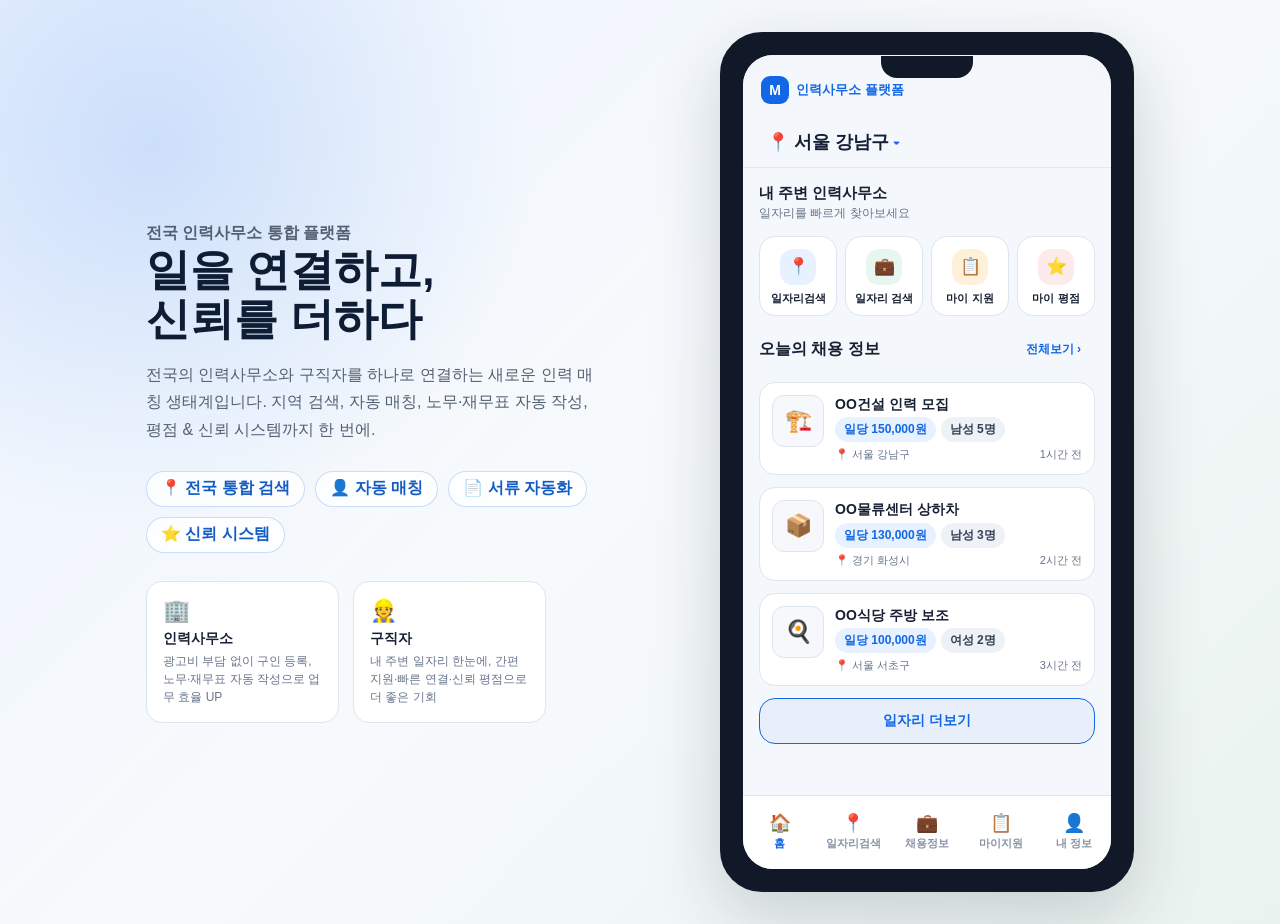
<file: client/ui/index.html>
<!doctype html>
<html lang="ko">
  <head>
    <meta charset="UTF-8" />
    <meta name="viewport" content="width=device-width, initial-scale=1.0" />
    <meta name="theme-color" content="#1267e5" />
    <title>인력사무소 통합 플랫폼 앱 Mock-up</title>
    <link rel="stylesheet" href="styless.css" />
    <style>
      /* ── 추가 컴포넌트 ── */
      .app-header-top {
        min-height: 56px;
        padding: 14px 18px 0;
        display: flex;
        align-items: center;
        justify-content: space-between;
      }
      .app-header-top .brand {
        display: flex;
        align-items: center;
        gap: 7px;
        font-size: 13px;
        font-weight: 900;
        color: var(--blue);
      }
      .brand-icon {
        width: 28px;
        height: 28px;
        border-radius: 9px;
        background: var(--blue);
        color: white;
        display: grid;
        place-items: center;
        font-size: 14px;
        font-weight: 900;
      }
      .header-icons { display: flex; gap: 6px; }
      .icon-btn {
        width: 36px;
        height: 36px;
        border: 1px solid var(--line);
        border-radius: 12px;
        display: grid;
        place-items: center;
        background: white;
        font-size: 16px;
        cursor: pointer;
      }
      .location-row {
        padding: 6px 18px 12px;
        display: flex;
        align-items: center;
      }
      .location-btn {
        border: 0;
        background: transparent;
        display: flex;
        align-items: center;
        gap: 4px;
        color: #132038;
        font-size: 18px;
        font-weight: 900;
        cursor: pointer;
      }
      .location-btn span { color: var(--blue); font-size: 13px; }

      /* 홈 섹션 헤더 */
      .home-section-title { display: flex; align-items: center; justify-content: space-between; margin-bottom: 2px; }
      .home-section-title h3 { margin: 0; font-size: 15px; }
      .home-section-title p { margin: 2px 0 0; color: var(--muted); font-size: 12px; }

      /* 빠른 메뉴 4개 */
      .quick4-grid { display: grid; grid-template-columns: repeat(4, 1fr); gap: 8px; }
      .quick4-btn {
        border: 1px solid var(--line);
        border-radius: 16px;
        padding: 12px 6px 10px;
        display: grid;
        place-items: center;
        gap: 6px;
        background: white;
        font-size: 11px;
        font-weight: 900;
        color: var(--text);
        cursor: pointer;
        text-align: center;
        line-height: 1.3;
      }
      .q-icon {
        width: 36px;
        height: 36px;
        border-radius: 13px;
        display: grid;
        place-items: center;
        font-size: 17px;
      }
      .q-icon.blue  { background: #e8f1ff; }
      .q-icon.green { background: #e7f6ef; }
      .q-icon.amber { background: #fff1d9; }
      .q-icon.red   { background: #fdeaea; }

      /* 채용 카드 */
      .recruit-card {
        border: 1px solid var(--line);
        border-radius: 16px;
        padding: 12px;
        display: flex;
        gap: 11px;
        align-items: start;
        background: white;
        cursor: pointer;
      }
      .recruit-thumb {
        width: 52px;
        height: 52px;
        border-radius: 12px;
        background: var(--soft);
        border: 1px solid var(--line);
        display: grid;
        place-items: center;
        font-size: 22px;
        flex-shrink: 0;
      }
      .recruit-body { min-width: 0; flex: 1; }
      .recruit-body h4 { margin: 0 0 4px; font-size: 14px; line-height: 1.3; }
      .recruit-meta { display: flex; flex-wrap: wrap; gap: 5px; margin-bottom: 5px; }
      .recruit-foot { display: flex; align-items: center; justify-content: space-between; }
      .recruit-foot .loc,
      .recruit-foot .ago { color: var(--muted); font-size: 11px; }

      /* 지도 */
      .map-full {
        height: 300px;
        border-radius: 18px;
        background:
          linear-gradient(rgba(220,235,255,0.6), rgba(220,235,255,0.6)),
          repeating-linear-gradient(0deg, #cddcef 0px, #cddcef 1px, transparent 1px, transparent 44px),
          repeating-linear-gradient(90deg, #cddcef 0px, #cddcef 1px, transparent 1px, transparent 44px);
        position: relative;
        overflow: hidden;
        border: 1px solid var(--line);
      }
      .map-pin {
        position: absolute;
        background: white;
        border: 1.5px solid var(--blue);
        border-radius: 12px;
        padding: 6px 9px;
        font-size: 11px;
        font-weight: 900;
        color: #1a2740;
        box-shadow: 0 4px 14px rgba(18,103,229,0.18);
        cursor: pointer;
        white-space: nowrap;
      }
      .map-pin small { display: block; color: var(--blue); font-size: 10px; margin-top: 1px; }
      .map-pin.active { background: var(--blue); color: white; border-color: var(--blue-dark); }
      .map-pin.active small { color: rgba(255,255,255,.85); }
      .map-search-btn {
        position: absolute;
        bottom: 12px;
        left: 50%;
        transform: translateX(-50%);
        border: 0;
        border-radius: 999px;
        padding: 9px 18px;
        background: var(--blue);
        color: white;
        font-size: 12px;
        font-weight: 900;
        box-shadow: 0 4px 14px rgba(18,103,229,0.35);
        cursor: pointer;
        white-space: nowrap;
      }
      .office-count-bar {
        border: 1px solid var(--line);
        border-radius: 14px;
        padding: 10px 14px;
        display: flex;
        align-items: center;
        justify-content: space-between;
        background: white;
        font-size: 13px;
      }
      .office-count-bar strong { color: var(--blue); }

      /* 인력사무소 구인 상세 */
      .office-detail-card { border: 1px solid var(--line); border-radius: 18px; overflow: hidden; background: white; }
      .office-detail-header {
        padding: 14px;
        border-bottom: 1px solid var(--line);
        display: flex;
        gap: 12px;
        align-items: start;
      }
      .office-logo {
        width: 48px;
        height: 48px;
        border-radius: 14px;
        background: #e8f1ff;
        display: grid;
        place-items: center;
        font-size: 22px;
        flex-shrink: 0;
      }
      .office-info h4 { margin: 0 0 3px; font-size: 15px; }
      .office-info p { margin: 0; color: var(--muted); font-size: 12px; }
      .recruit-date-item {
        padding: 12px 14px;
        border-bottom: 1px solid var(--line);
        display: flex;
        gap: 10px;
        align-items: start;
      }
      .recruit-date-item:last-child { border-bottom: 0; }
      .date-badge {
        min-width: 42px;
        min-height: 42px;
        border-radius: 12px;
        background: var(--blue);
        color: white;
        display: grid;
        place-items: center;
        font-size: 11px;
        font-weight: 900;
        text-align: center;
        line-height: 1.3;
        flex-shrink: 0;
      }
      .recruit-date-body h5 { margin: 0 0 4px; font-size: 13px; }
      .recruit-date-body p { margin: 0; color: var(--muted); font-size: 12px; line-height: 1.5; }

      /* 평점 바 */
      .rating-bar-row {
        display: flex;
        align-items: center;
        gap: 8px;
        margin-bottom: 6px;
        font-size: 12px;
      }
      .rating-bar-row span:first-child { min-width: 52px; }
      .rating-bar { flex: 1; height: 7px; border-radius: 999px; background: #e8eef6; overflow: hidden; }
      .rating-bar-fill { height: 100%; border-radius: 999px; background: linear-gradient(90deg, var(--blue), #17835f); }

      /* 서류함 그리드 */
      .doc-card-grid { display: grid; grid-template-columns: 1fr 1fr; gap: 10px; }
      .doc-mini-card {
        border: 1px solid var(--line);
        border-radius: 16px;
        padding: 13px 11px;
        background: white;
        display: flex;
        flex-direction: column;
        gap: 6px;
      }
      .doc-mini-card .doc-icon {
        width: 36px;
        height: 36px;
        border-radius: 12px;
        background: #e8f1ff;
        display: grid;
        place-items: center;
        font-size: 18px;
      }
      .doc-mini-card strong { font-size: 13px; line-height: 1.3; }

      /* 공수 달력 */
      .cal-card { border: 1px solid var(--line); border-radius: 18px; overflow: hidden; background: white; }
      .cal-header {
        padding: 12px 14px 8px;
        display: flex;
        align-items: center;
        justify-content: space-between;
        border-bottom: 1px solid var(--line);
      }
      .cal-header h4 { margin: 0; font-size: 15px; }
      .cal-grid { display: grid; grid-template-columns: repeat(7, 1fr); padding: 8px; gap: 2px; }
      .cal-day {
        aspect-ratio: 1;
        display: grid;
        place-items: center;
        font-size: 11px;
        border-radius: 8px;
        font-weight: 800;
        cursor: pointer;
      }
      .cal-day.header { color: var(--muted); font-size: 10px; cursor: default; }
      .cal-day.work { background: #e8f1ff; color: var(--blue); }
      .cal-day.today { background: var(--blue); color: white; }
      .cal-day.sun { color: var(--red); }
      .cal-foot {
        padding: 10px 14px;
        border-top: 1px solid var(--line);
        display: grid;
        grid-template-columns: repeat(3, 1fr);
        gap: 8px;
        text-align: center;
      }
      .cal-stat span { display: block; color: var(--muted); font-size: 10px; }
      .cal-stat strong { display: block; font-size: 14px; color: var(--blue); }

      /* 알림 */
      .noti-row {
        display: flex;
        gap: 10px;
        padding: 12px 0;
        border-bottom: 1px solid var(--line);
        align-items: start;
      }
      .noti-row:last-child { border-bottom: 0; }
      .noti-dot { width: 8px; height: 8px; border-radius: 50%; margin-top: 5px; flex-shrink: 0; }
      .noti-dot.new { background: var(--blue); }
      .noti-dot.read { background: #cbd5e1; }
      .noti-body strong { display: block; font-size: 13px; margin-bottom: 2px; }
      .noti-body span { color: var(--muted); font-size: 12px; line-height: 1.4; }
      .noti-body time { display: block; color: var(--muted); font-size: 11px; margin-top: 4px; }

      /* 가입 유형 선택 */
      .join-type-grid { display: grid; grid-template-columns: 1fr 1fr; gap: 12px; }
      .join-type-card {
        border: 2px solid var(--line);
        border-radius: 20px;
        padding: 20px 12px 16px;
        display: flex;
        flex-direction: column;
        align-items: center;
        gap: 8px;
        background: white;
        cursor: pointer;
        text-align: center;
      }
      .join-type-card:active { border-color: var(--blue); }
      .jt-icon {
        width: 60px;
        height: 60px;
        border-radius: 20px;
        background: #e8f1ff;
        display: grid;
        place-items: center;
        font-size: 28px;
      }
      .join-type-card strong { font-size: 15px; }
      .join-type-card p { margin: 0; color: var(--muted); font-size: 11px; line-height: 1.5; }

      /* 더보기 버튼 */
      .more-btn {
        width: 100%;
        min-height: 46px;
        border: 1px solid var(--blue);
        border-radius: 16px;
        color: var(--blue);
        background: rgba(18,103,229,0.05);
        font-weight: 900;
        font-size: 14px;
        cursor: pointer;
      }

      .tag-wrap { display: flex; flex-wrap: wrap; gap: 6px; margin-top: 8px; }
    </style>
  </head>
  <body>
    <main class="preview-shell">

      <!-- 왼쪽 소개 -->
      <section class="preview-copy" aria-label="플랫폼 소개">
        <p class="eyebrow">전국 인력사무소 통합 플랫폼</p>
        <h1>일을 연결하고,<br>신뢰를 더하다</h1>
        <p>
          전국의 인력사무소와 구직자를 하나로 연결하는
          새로운 인력 매칭 생태계입니다.
          지역 검색, 자동 매칭, 노무·재무표 자동 작성,
          평점 & 신뢰 시스템까지 한 번에.
        </p>
        <div class="flow-list">
          <span>📍 전국 통합 검색</span>
          <span>👤 자동 매칭</span>
          <span>📄 서류 자동화</span>
          <span>⭐ 신뢰 시스템</span>
        </div>
        <div style="margin-top:28px;display:grid;grid-template-columns:1fr 1fr;gap:14px;max-width:400px;">
          <div style="border:1px solid var(--line);border-radius:16px;padding:16px;background:white;">
            <div style="font-size:22px;margin-bottom:6px;">🏢</div>
            <strong style="font-size:14px;display:block;margin-bottom:4px;">인력사무소</strong>
            <p style="margin:0;color:var(--muted);font-size:12px;line-height:1.5;">광고비 부담 없이 구인 등록, 노무·재무표 자동 작성으로 업무 효율 UP</p>
          </div>
          <div style="border:1px solid var(--line);border-radius:16px;padding:16px;background:white;">
            <div style="font-size:22px;margin-bottom:6px;">👷</div>
            <strong style="font-size:14px;display:block;margin-bottom:4px;">구직자</strong>
            <p style="margin:0;color:var(--muted);font-size:12px;line-height:1.5;">내 주변 일자리 한눈에, 간편 지원·빠른 연결·신뢰 평점으로 더 좋은 기회</p>
          </div>
        </div>
      </section>

      <!-- 폰 프레임 -->
      <section class="phone" aria-label="앱 mock-up">
        <div class="phone-speaker" aria-hidden="true"></div>
        <div class="app">

          <!-- 앱 헤더 -->
          <header class="app-header" style="padding:0;flex-direction:column;align-items:stretch;min-height:auto;">
            <div class="app-header-top">
              <div class="brand">
                <div class="brand-icon">M</div>
                인력사무소 플랫폼
              </div>
              <div class="header-icons">
                <button class="icon-btn" id="notiBtn" style="display:none;" onclick="switchTab('noti')">🔔</button>
              </div>
            </div>
            <div class="location-row" id="locationRow">
              <button class="location-btn" onclick="showToast('지역을 변경하세요')">
                📍 서울 강남구 <span>▾</span>
              </button>
            </div>
          </header>

          <!-- 앱 콘텐츠 -->
          <section class="app-content" id="appContent" aria-live="polite">

            <!-- ── 홈 ── -->
            <div id="screen-home" class="stack">
              <div class="home-section-title">
                <div>
                  <h3>내 주변 인력사무소</h3>
                  <p>일자리를 빠르게 찾아보세요</p>
                </div>
              </div>

              <div class="quick4-grid">
                <button class="quick4-btn" onclick="switchTab('map')">
                  <div class="q-icon blue">📍</div>일자리검색
                </button>
                <button class="quick4-btn" onclick="switchTab('jobs')">
                  <div class="q-icon green">💼</div>일자리 검색
                </button>
                <button class="quick4-btn" onclick="switchTab('status')">
                  <div class="q-icon amber">📋</div>마이 지원
                </button>
                <button class="quick4-btn" onclick="switchTab('mypage')">
                  <div class="q-icon red">⭐</div>마이 평점
                </button>
              </div>

              <div class="section-head">
                <div><h3>오늘의 채용 정보</h3></div>
                <button class="ghost-button" style="font-size:12px;" onclick="switchTab('jobs')">전체보기 ›</button>
              </div>

              <div class="recruit-card" onclick="openJobDetail('OO건설 인력')">
                <div class="recruit-thumb">🏗️</div>
                <div class="recruit-body">
                  <h4>OO건설 인력 모집</h4>
                  <div class="recruit-meta">
                    <span class="chip blue">일당 150,000원</span>
                    <span class="chip">남성 5명</span>
                  </div>
                  <div class="recruit-foot">
                    <span class="loc">📍 서울 강남구</span>
                    <span class="ago">1시간 전</span>
                  </div>
                </div>
              </div>

              <div class="recruit-card" onclick="openJobDetail('OO물류센터')">
                <div class="recruit-thumb">📦</div>
                <div class="recruit-body">
                  <h4>OO물류센터 상하차</h4>
                  <div class="recruit-meta">
                    <span class="chip blue">일당 130,000원</span>
                    <span class="chip">남성 3명</span>
                  </div>
                  <div class="recruit-foot">
                    <span class="loc">📍 경기 화성시</span>
                    <span class="ago">2시간 전</span>
                  </div>
                </div>
              </div>

              <div class="recruit-card" onclick="openJobDetail('OO식당')">
                <div class="recruit-thumb">🍳</div>
                <div class="recruit-body">
                  <h4>OO식당 주방 보조</h4>
                  <div class="recruit-meta">
                    <span class="chip blue">일당 100,000원</span>
                    <span class="chip">여성 2명</span>
                  </div>
                  <div class="recruit-foot">
                    <span class="loc">📍 서울 서초구</span>
                    <span class="ago">3시간 전</span>
                  </div>
                </div>
              </div>

              <button class="more-btn" onclick="switchTab('jobs')">일자리 더보기</button>
            </div>

            <!-- ── 일자리 검색 (지도) ── -->
            <div id="screen-map" class="stack" style="display:none;">
              <div class="search-bar">
                <span>🔍</span>
                <input type="text" placeholder="지역, 인력사무소, 업종 검색" />
                <button class="tiny-button" style="min-height:28px;padding:0 9px;font-size:11px;border-radius:9px;">검색</button>
              </div>

              <!-- PDF p.7 파주 지도 SVG -->
              <div class="map-full" aria-label="주변 인력사무소 지도" style="height:310px;">
                <svg viewBox="0 0 390 310" xmlns="http://www.w3.org/2000/svg" style="width:100%;height:100%;">
                  <!-- 지도 배경 -->
                  <rect width="390" height="310" fill="#e8e0d0"/>

                  <!-- 녹지/산 -->
                  <ellipse cx="72" cy="268" rx="58" ry="38" fill="#b8d48c" opacity="0.75"/>
                  <text x="72" y="271" text-anchor="middle" font-size="9" fill="#4a7a2a" font-weight="bold">기가산(237.7m)</text>
                  <ellipse cx="168" cy="210" rx="32" ry="22" fill="#c0da9a" opacity="0.7"/>
                  <text x="168" y="213" text-anchor="middle" font-size="8" fill="#4a7a2a">마동산캠핑장</text>
                  <ellipse cx="52" cy="188" rx="24" ry="18" fill="#c0da9a" opacity="0.65"/>
                  <text x="52" y="191" text-anchor="middle" font-size="8" fill="#4a7a2a">테라피크닉</text>

                  <!-- 하천 (만우천) -->
                  <path d="M 198 0 C 192 40 182 80 174 115 C 168 145 170 172 172 200" stroke="#a0c8e8" stroke-width="9" fill="none" opacity="0.85"/>
                  <path d="M 198 0 C 192 40 182 80 174 115 C 168 145 170 172 172 200" stroke="#b8d8f0" stroke-width="5" fill="none" opacity="0.7"/>
                  <text x="185" y="72" text-anchor="middle" font-size="8" fill="#3a7aaa" transform="rotate(-12,185,72)">만우천</text>

                  <!-- 경부고속도로 계열 (우측 사선) -->
                  <path d="M 318 0 L 360 48 L 385 110 L 378 175 L 355 230 L 325 310" stroke="#e8a020" stroke-width="7" fill="none"/>
                  <path d="M 318 0 L 360 48 L 385 110 L 378 175 L 355 230 L 325 310" stroke="#ffd060" stroke-width="4" fill="none"/>

                  <!-- 주요 도로들 -->
                  <!-- 중앙 가로 도로 -->
                  <path d="M 0 148 L 165 138 L 230 130 L 310 118 L 390 108" stroke="white" stroke-width="5" fill="none"/>
                  <path d="M 0 148 L 165 138 L 230 130 L 310 118 L 390 108" stroke="#ccc" stroke-width="1" fill="none" stroke-dasharray="none"/>
                  <!-- 세로 도로 -->
                  <path d="M 220 0 L 218 80 L 215 148 L 210 220 L 205 310" stroke="white" stroke-width="4" fill="none"/>
                  <!-- 좌하단 사선 도로 -->
                  <path d="M 100 310 L 140 240 L 165 200 L 190 160" stroke="white" stroke-width="3.5" fill="none"/>
                  <!-- 우상단 사선 도로 -->
                  <path d="M 230 0 L 255 55 L 270 110 L 278 165 L 272 220" stroke="white" stroke-width="3" fill="none"/>
                  <!-- 소로 -->
                  <path d="M 0 200 L 80 195 L 160 190 L 200 185" stroke="white" stroke-width="2.5" fill="none"/>
                  <path d="M 280 50 L 300 90 L 310 130" stroke="white" stroke-width="2.5" fill="none"/>
                  <path d="M 120 310 L 135 270 L 155 240" stroke="white" stroke-width="2" fill="none"/>

                  <!-- 지명 텍스트 -->
                  <text x="138" y="118" font-size="8.5" fill="#555" font-weight="600">금승리</text>
                  <text x="55" y="235" font-size="8.5" fill="#555" font-weight="600">축현리</text>
                  <text x="240" y="180" font-size="8.5" fill="#555" font-weight="600">덕운리</text>
                  <text x="338" y="115" font-size="8" fill="#555">동알리</text>
                  <text x="288" y="240" font-size="8" fill="#555">파주센트럴밸리</text>
                  <text x="296" y="175" font-size="7.5" fill="#555">LG디스플레이파주</text>
                  <text x="299" y="185" font-size="7.5" fill="#555">LCD산업단지</text>
                  <text x="342" y="75" font-size="8.5" fill="#555" font-weight="600">파주역</text>
                  <text x="75" y="155" font-size="7.5" fill="#555">용지세무대학교</text>
                  <!-- GS칼텍스 -->
                  <rect x="190" y="122" width="20" height="10" rx="2" fill="#0066cc" opacity="0.8"/>
                  <text x="200" y="130" text-anchor="middle" font-size="6.5" fill="white" font-weight="bold">GS</text>
                  <text x="214" y="130" font-size="7.5" fill="#0066cc">칼텍스</text>
                  <!-- 안전센터 -->
                  <rect x="196" y="155" width="18" height="9" rx="2" fill="#cc3300" opacity="0.8"/>
                  <text x="205" y="162" text-anchor="middle" font-size="6" fill="white">안전센터</text>
                  <!-- 파주역 마커 -->
                  <circle cx="352" cy="60" r="6" fill="#1267e5" opacity="0.85"/>
                  <text x="352" y="63" text-anchor="middle" font-size="7" fill="white" font-weight="bold">역</text>
                  <!-- 선일금고제작 -->
                  <rect x="285" y="192" width="42" height="10" rx="2" fill="#f5f5f5" stroke="#bbb" stroke-width="0.5"/>
                  <text x="306" y="200" text-anchor="middle" font-size="7" fill="#444">선일금고제작</text>
                </svg>

                <!-- 인력사무소 핀 (HTML overlay) -->
                <div class="map-pin" style="left:10%;top:16%;" onclick="showToast('거성인력 클릭')">
                  거성인력<small>조공·주차안내</small>
                </div>
                <div class="map-pin active" style="left:40%;top:28%;" onclick="showToast('대양개발인력 클릭')">
                  대양개발인력<small>신호수·청소</small>
                </div>
                <div class="map-pin" style="right:6%;top:36%;" onclick="showToast('한솔인력 클릭')">
                  한솔인력<small>조공·목수</small>
                </div>
                <div class="map-pin" style="left:36%;bottom:26%;" onclick="showToast('미래에이치앤티 클릭')">
                  미래에이치앤티<small>배관조공</small>
                </div>
                <div class="map-pin" style="right:14%;bottom:12%;" onclick="showToast('마루인력 클릭')">
                  마루인력<small>일용직</small>
                </div>
                <div class="map-pin" style="right:8%;top:8%;" onclick="showToast('일가자물류인력 클릭')">
                  일가자물류인력<small>주방·잡초</small>
                </div>
                <button class="map-search-btn">↺ 현재 지도에서 검색</button>
              </div>

              <div class="office-count-bar">
                <span>내 주변 인력사무소</span>
                <strong>총 8곳</strong>
              </div>

              <!-- 인력사무소 구인 상세 -->
              <div class="office-detail-card">
                <div class="office-detail-header">
                  <div class="office-logo">🏢</div>
                  <div class="office-info">
                    <h4>홍길동 인력사무소</h4>
                    <p>📞 010-0000-0000 · 부천시 옥길동</p>
                    <p style="margin-top:3px;line-height:1.4;">✅ 건설기초안전교육 이수자<br>✅ 1년 이내 건강검진 받은자</p>
                  </div>
                </div>
                <div class="recruit-date-item">
                  <div class="date-badge">5/8<br>목</div>
                  <div class="recruit-date-body">
                    <h5>26년 5월 8일</h5>
                    <p>건설 청소 3명(내국인) / 조공 2명(외국인 가능)<br>과수원 수확 5명(외국인) / 유도원 4명(내국인)<br>주방 여성 2명(외국인 가능)</p>
                  </div>
                </div>
                <div class="recruit-date-item">
                  <div class="date-badge">5/9<br>금</div>
                  <div class="recruit-date-body">
                    <h5>26년 5월 9일</h5>
                    <p>배관 조공 5명(내국인) / 청소 3명(외국인 가능)<br>건설단순공 11명(외국인) / 목수 5명(외국인)</p>
                  </div>
                </div>
                <div class="recruit-date-item">
                  <div class="date-badge" style="background:var(--green);font-size:10px;">장기</div>
                  <div class="recruit-date-body">
                    <h5>26.6.1 ~ 27.6.30</h5>
                    <p>용인 SK하이닉스 · 신호수, 유도원 30명<br>일급·차량지원·조식/중식·월 26공수</p>
                  </div>
                </div>
                <div style="padding:10px 14px;">
                  <button class="primary-button" style="width:100%;" onclick="openApplySheet('홍길동 인력사무소')">예약하기</button>
                </div>
              </div>
            </div>

            <!-- ── 채용 정보 ── -->
            <div id="screen-jobs" class="stack" style="display:none;">
              <div class="search-bar">
                <span>🔍</span>
                <input type="text" placeholder="직종, 지역, 업체명 검색" />
              </div>
              <div class="filter-row">
                <button class="active">전체</button>
                <button>건설</button>
                <button>물류</button>
                <button>주방</button>
                <button>외국인가능</button>
                <button>즉시채용</button>
              </div>

              <div class="job-card">
                <div class="job-card-body">
                  <header>
                    <div>
                      <h3>건설현장 조공</h3>
                      <div class="job-meta">
                        <span class="chip">건설</span>
                        <span class="chip blue">내국인</span>
                        <span class="chip amber">마감임박</span>
                      </div>
                    </div>
                    <button class="tiny-button" onclick="openApplySheet('건설현장 조공')">지원</button>
                  </header>
                </div>
                <footer class="job-footer">
                  <span class="pay">일당 150,000원</span>
                  <span style="color:var(--muted);font-size:12px;">강남구 · 0.8km</span>
                </footer>
              </div>

              <div class="job-card">
                <div class="job-card-body">
                  <header>
                    <div>
                      <h3>물류센터 상하차 (야간)</h3>
                      <div class="job-meta">
                        <span class="chip">물류</span>
                        <span class="chip green">외국인가능</span>
                      </div>
                    </div>
                    <button class="tiny-button" onclick="openApplySheet('물류센터 상하차')">지원</button>
                  </header>
                </div>
                <footer class="job-footer">
                  <span class="pay">일당 130,000원</span>
                  <span style="color:var(--muted);font-size:12px;">화성시 · 12km</span>
                </footer>
              </div>

              <div class="job-card">
                <div class="job-card-body">
                  <header>
                    <div>
                      <h3>식당 주방 보조 (점심·저녁)</h3>
                      <div class="job-meta">
                        <span class="chip">주방</span>
                        <span class="chip green">신규</span>
                        <span class="chip">여성</span>
                      </div>
                    </div>
                    <button class="tiny-button" onclick="openApplySheet('식당 주방 보조')">지원</button>
                  </header>
                </div>
                <footer class="job-footer">
                  <span class="pay">일당 100,000원</span>
                  <span style="color:var(--muted);font-size:12px;">서초구 · 2.1km</span>
                </footer>
              </div>

              <div class="job-card">
                <div class="job-card-body">
                  <header>
                    <div>
                      <h3>유도원 장기 (SK하이닉스)</h3>
                      <div class="job-meta">
                        <span class="chip">장기</span>
                        <span class="chip blue">차량지원</span>
                        <span class="chip green">식사제공</span>
                      </div>
                    </div>
                    <button class="tiny-button" onclick="openApplySheet('SK하이닉스 유도원')">지원</button>
                  </header>
                </div>
                <footer class="job-footer">
                  <span class="pay">월 26공수</span>
                  <span style="color:var(--muted);font-size:12px;">용인시 · 30km</span>
                </footer>
              </div>
            </div>

            <!-- ── 마이 지원 ── -->
            <div id="screen-status" class="stack" style="display:none;">
              <div class="status-grid">
                <div class="status-card"><span>📋</span><strong>3</strong><span>지원 중</span></div>
                <div class="status-card"><span>✅</span><strong>1</strong><span>예약 확정</span></div>
                <div class="status-card"><span>⏳</span><strong>2</strong><span>승인 대기</span></div>
                <div class="status-card"><span>❌</span><strong>0</strong><span>거절</span></div>
              </div>

              <div class="application-card">
                <header>
                  <div>
                    <h3 style="margin:0;font-size:14px;">건설현장 조공 · 거성인력</h3>
                    <p style="margin:3px 0 0;color:var(--muted);font-size:12px;">2026.05.10 지원 · 5월 12일 출근</p>
                  </div>
                  <span class="chip green">예약 확정</span>
                </header>
                <div class="timeline">
                  <div class="timeline-row"><div class="timeline-dot done"></div><span>지원 완료</span></div>
                  <div class="timeline-row"><div class="timeline-dot done"></div><span>서류 검토 완료</span></div>
                  <div class="timeline-row"><div class="timeline-dot done"></div><span>예약 확정 — 05.12 07:30 집결</span></div>
                </div>
                <div style="margin-top:10px;">
                  <button class="outline-button" style="width:100%;font-size:12px;" onclick="showToast('📞 010-0000-0000 거성인력')">인력사무소 전화 연결</button>
                </div>
              </div>

              <div class="application-card">
                <header>
                  <div>
                    <h3 style="margin:0;font-size:14px;">물류센터 상하차 · 대양개발인력</h3>
                    <p style="margin:3px 0 0;color:var(--muted);font-size:12px;">2026.05.11 지원</p>
                  </div>
                  <span class="chip amber">승인 대기</span>
                </header>
                <div class="timeline">
                  <div class="timeline-row"><div class="timeline-dot done"></div><span>지원 완료</span></div>
                  <div class="timeline-row"><div class="timeline-dot"></div><span>인력사무소 검토 중...</span></div>
                </div>
              </div>

              <!-- 공수 계산 달력 -->
              <div class="section-head" style="margin-top:4px;">
                <div><h3>공수 계산 달력</h3></div>
                <span class="chip blue">2025년 5월</span>
              </div>
              <div class="cal-card">
                <div class="cal-header">
                  <button class="ghost-button" style="padding:0;font-size:18px;">‹</button>
                  <h4>2025년 5월</h4>
                  <button class="ghost-button" style="padding:0;font-size:18px;">›</button>
                </div>
                <div class="cal-grid">
                  <div class="cal-day header sun">일</div>
                  <div class="cal-day header">월</div>
                  <div class="cal-day header">화</div>
                  <div class="cal-day header">수</div>
                  <div class="cal-day header">목</div>
                  <div class="cal-day header">금</div>
                  <div class="cal-day header">토</div>
                  <div class="cal-day sun">4</div>
                  <div class="cal-day work">5</div>
                  <div class="cal-day work">6</div>
                  <div class="cal-day work">7</div>
                  <div class="cal-day work">8</div>
                  <div class="cal-day work">9</div>
                  <div class="cal-day">10</div>
                  <div class="cal-day sun">11</div>
                  <div class="cal-day today">12</div>
                  <div class="cal-day work">13</div>
                  <div class="cal-day work">14</div>
                  <div class="cal-day work">15</div>
                  <div class="cal-day">16</div>
                  <div class="cal-day">17</div>
                  <div class="cal-day sun">18</div>
                  <div class="cal-day work">19</div>
                  <div class="cal-day work">20</div>
                  <div class="cal-day work">21</div>
                  <div class="cal-day work">22</div>
                  <div class="cal-day work">23</div>
                  <div class="cal-day">24</div>
                </div>
                <div class="cal-foot">
                  <div class="cal-stat"><span>총 투입</span><strong>20.3공</strong></div>
                  <div class="cal-stat"><span>예상 일당</span><strong>283.5만</strong></div>
                  <div class="cal-stat"><span>평균공수</span><strong>1.25</strong></div>
                </div>
              </div>
            </div>

            <!-- ── 내 정보 (프로필·서류·평점) ── -->
            <div id="screen-mypage" class="stack" style="display:none;">
              <!-- 프로필 요약 -->
              <div class="card" style="display:flex;gap:12px;align-items:center;">
                <div style="width:52px;height:52px;border-radius:50%;background:var(--blue);color:white;display:grid;place-items:center;font-size:22px;flex-shrink:0;">👤</div>
                <div>
                  <div style="display:flex;align-items:center;gap:6px;flex-wrap:wrap;">
                    <strong style="font-size:16px;">홍길동</strong>
                    <span class="chip green" style="font-size:11px;">인증 완료</span>
                  </div>
                  <p style="margin:3px 0 0;color:var(--muted);font-size:12px;">2026.05.07 가입 · 부천시 옥길동</p>
                </div>
              </div>

              <!-- 신뢰 평점 -->
              <div class="trust-score">
                <span style="font-size:12px;opacity:.8;">근면·성실 점수</span>
                <strong>37</strong>
                <span style="font-size:13px;opacity:.75;">/ 100</span>
                <div style="margin-top:12px;">
                  <div class="rating-bar-row" style="color:rgba(255,255,255,.85);">
                    <span>성실도</span>
                    <div class="rating-bar"><div class="rating-bar-fill" style="width:82%;background:rgba(255,255,255,.7);"></div></div>
                    <span>82</span>
                  </div>
                  <div class="rating-bar-row" style="color:rgba(255,255,255,.85);">
                    <span>시간준수</span>
                    <div class="rating-bar"><div class="rating-bar-fill" style="width:90%;background:rgba(255,255,255,.7);"></div></div>
                    <span>90</span>
                  </div>
                  <div class="rating-bar-row" style="color:rgba(255,255,255,.85);">
                    <span>출근율</span>
                    <div class="rating-bar"><div class="rating-bar-fill" style="width:75%;background:rgba(255,255,255,.7);"></div></div>
                    <span>75</span>
                  </div>
                </div>
              </div>

              <!-- 칭찬 / 무단결근 -->
              <div style="display:grid;grid-template-columns:1fr 1fr;gap:10px;">
                <div class="card">
                  <div style="color:var(--green);font-weight:900;font-size:13px;margin-bottom:8px;">👍 칭찬합니다</div>
                  <div class="tag-wrap">
                    <span class="chip green">성실하게 일해요</span>
                    <span class="chip green">시간약속 잘 지켜요</span>
                    <span class="chip green">배려심이 깊어요</span>
                  </div>
                </div>
                <div class="card">
                  <div style="color:var(--red);font-weight:900;font-size:13px;margin-bottom:8px;">⚠️ 무단결근</div>
                  <p style="margin:0;color:var(--red);font-size:13px;font-weight:900;">1회, 2회, 3회</p>
                  <p style="margin:4px 0 0;color:var(--muted);font-size:11px;line-height:1.4;">무단결근 3회<br>한달간 앱 이용 제한</p>
                </div>
              </div>

              <!-- 서류함 -->
              <div class="section-head">
                <div><h3>내 서류함</h3></div>
                <span style="color:var(--muted);font-size:12px;">3 / 4 완료</span>
              </div>
              <div class="doc-progress"><span></span></div>

              <div class="doc-card-grid">
                <div class="doc-mini-card">
                  <div class="doc-icon">🪪</div>
                  <strong>주민등록증</strong>
                  <span class="chip green" style="width:fit-content;">인증 완료</span>
                </div>
                <div class="doc-mini-card">
                  <div class="doc-icon">🏗️</div>
                  <strong>건설기초<br>안전교육</strong>
                  <span class="chip green" style="width:fit-content;">완료</span>
                </div>
                <div class="doc-mini-card">
                  <div class="doc-icon">🏦</div>
                  <strong>통장사본</strong>
                  <span class="chip green" style="width:fit-content;">완료</span>
                </div>
                <div class="doc-mini-card">
                  <div class="doc-icon">🏥</div>
                  <strong>건강검진일</strong>
                  <span style="font-size:12px;font-weight:800;">2025.09.27</span>
                </div>
              </div>

              <!-- 설정 -->
              <div class="section-head"><div><h3>설정</h3></div></div>
              <div class="profile-row">
                <div><strong>알림 설정</strong><span>예약확정·반려·출근 안내</span></div>
                <span style="color:var(--blue);">›</span>
              </div>
              <div class="profile-row">
                <div><strong>희망 근무 조건</strong><span>일당 130,000원 이상 · 건설</span></div>
                <span style="color:var(--blue);">›</span>
              </div>
              <div class="profile-row" style="cursor:pointer;" onclick="doLogout()">
                <div><strong>로그아웃</strong><span></span></div>
                <span style="color:var(--red);">›</span>
              </div>
            </div>

            <!-- ── 알림 ── -->
            <div id="screen-noti" class="stack" style="display:none;">
              <div class="section-head">
                <div><h3>알림</h3></div>
                <button class="ghost-button" style="font-size:12px;">모두 읽음</button>
              </div>
              <div class="card" style="padding:4px 14px;">
                <div class="noti-row">
                  <div class="noti-dot new"></div>
                  <div class="noti-body">
                    <strong>예약 확정 🎉</strong>
                    <span>건설현장 조공 — 5월 12일 07:30 집결<br>거성인력 010-0000-0000</span>
                    <time>10분 전</time>
                  </div>
                </div>
                <div class="noti-row">
                  <div class="noti-dot new"></div>
                  <div class="noti-body">
                    <strong>서류 검토 완료</strong>
                    <span>건설기초안전교육 이수증이 확인되었습니다.</span>
                    <time>2시간 전</time>
                  </div>
                </div>
                <div class="noti-row">
                  <div class="noti-dot read"></div>
                  <div class="noti-body">
                    <strong>마감 임박 ⏰</strong>
                    <span>OO건설 인력 모집 마감까지 1시간 남았습니다.</span>
                    <time>어제</time>
                  </div>
                </div>
                <div class="noti-row">
                  <div class="noti-dot read"></div>
                  <div class="noti-body">
                    <strong>주민등록증 인증 완료 ✅</strong>
                    <span>본인 인증이 완료되었습니다. 이제 지원이 가능합니다.</span>
                    <time>2026.05.07</time>
                  </div>
                </div>
              </div>
            </div>

            <!-- ── 로그인 / 가입 ── -->
            <div id="screen-login" class="stack" style="display:none;">
              <div class="login-hero">
                <p class="eyebrow" style="color:rgba(255,255,255,.7);margin:0;">전국 인력사무소 통합 플랫폼</p>
                <h3>일을 연결하고,<br>신뢰를 더하다</h3>
                <p>CONNECT WORK, BUILD TRUST</p>
              </div>

              <p style="margin:0 0 8px;font-size:13px;font-weight:900;color:var(--muted);text-align:center;">회원 유형을 선택하세요</p>
              <div class="join-type-grid">
                <div class="join-type-card" onclick="showToast('회사(인력사무소) 가입으로 이동')">
                  <div class="jt-icon">🏢</div>
                  <strong>회사가입</strong>
                  <p>인력사무소 및 기업 회원을 위한 간편한 회원가입</p>
                </div>
                <div class="join-type-card" onclick="showToast('개인(구직자) 가입으로 이동')">
                  <div class="jt-icon">👷</div>
                  <strong>개인가입</strong>
                  <p>구직자 및 개인 회원을 위한 간편한 회원가입</p>
                </div>
              </div>

              <div class="auth-tabs">
                <button class="active">로그인</button>
                <button>회원가입</button>
              </div>
              <div class="auth-form">
                <label>이메일<input type="email" placeholder="example@email.com" /></label>
                <label>비밀번호<input type="password" placeholder="••••••••" /></label>
                <button class="primary-button" style="width:100%;margin-top:4px;"
                  onclick="doLogin()">로그인</button>
              </div>
              <div class="social-grid">
                <button class="social-button naver" onclick="showToast('네이버 로그인')">N</button>
                <button class="social-button kakao" onclick="showToast('카카오 로그인')">K</button>
                <button class="social-button google" onclick="showToast('구글 로그인')">G</button>
              </div>
            </div>

          </section>

          <!-- 탭바 -->
          <nav class="tabbar" aria-label="주요 탭">
            <button class="tab-button active" id="tab-home"   onclick="switchTab('home')">       <span>🏠</span><span>홈</span></button>
            <button class="tab-button"         id="tab-map"   onclick="switchTab('map')">        <span>📍</span><span>일자리검색</span></button>
            <button class="tab-button"         id="tab-jobs"  onclick="switchTab('jobs')">       <span>💼</span><span>채용정보</span></button>
            <button class="tab-button"         id="tab-status" onclick="switchTab('status')">    <span>📋</span><span>마이지원</span></button>
            <button class="tab-button"         id="tab-mypage" onclick="tabMypage()">            <span>👤</span><span>내 정보</span></button>
          </nav>
        </div>
      </section>
    </main>

    <!-- 예약 바텀시트 -->
    <dialog class="bottom-sheet" id="applySheet">
      <form method="dialog" class="sheet-card">
        <div class="sheet-handle" aria-hidden="true"></div>
        <h2>지원 정보를 확인해 주세요</h2>
        <div class="apply-summary">
          <div class="verify-row">
            <div>
              <strong id="applyJobTitle">건설현장 조공</strong>
              <span>개인정보 자동 저장 · 인력사무소 대표 통화 연결</span>
            </div>
            <span class="chip blue">즉시채용</span>
          </div>
          <div class="verify-row">
            <div><strong>주민등록증 인증</strong><span>본인 인증 완료</span></div>
            <span class="chip green">완료</span>
          </div>
          <div class="verify-row">
            <div><strong>건설기초안전교육</strong><span>이수증 확인 완료</span></div>
            <span class="chip green">완료</span>
          </div>
          <div class="verify-row">
            <div><strong>통장사본</strong><span>급여 계좌 확인</span></div>
            <span class="chip green">완료</span>
          </div>
        </div>
        <label class="check-row">
          <input type="checkbox" checked />
          인력사무소에 내 프로필·서류 상태가 전달되는 것에 동의합니다.
        </label>
        <div class="sheet-actions">
          <button class="outline-button" value="cancel">취소</button>
          <button class="primary-button" value="default" onclick="handleApply()">예약하기</button>
        </div>
      </form>
    </dialog>

    <!-- 토스트 -->
    <div class="toast" id="toast" role="status"></div>

    <script>
      const SCREENS = ['home','map','jobs','status','mypage','noti','login'];
      let isLoggedIn = false;

      /* ── 로그인 상태 반영 ── */
      function updateLoginState() {
        document.getElementById('notiBtn').style.display = isLoggedIn ? '' : 'none';
      }

      function doLogin() {
        isLoggedIn = true;
        updateLoginState();
        showToast('로그인 완료 👋');
        switchTab('home');
      }

      function doLogout() {
        isLoggedIn = false;
        updateLoginState();
        showToast('로그아웃 되었습니다.');
        switchTab('home');
      }

      /* ── 탭 전환 ── */
      function switchTab(name) {
        SCREENS.forEach(s => {
          const el = document.getElementById('screen-' + s);
          if (el) el.style.display = (s === name) ? '' : 'none';
          const btn = document.getElementById('tab-' + s);
          if (btn) btn.classList.toggle('active', s === name);
        });
        const locRow = document.getElementById('locationRow');
        if (locRow) locRow.style.display = (name === 'login') ? 'none' : '';
        document.getElementById('appContent').scrollTop = 0;
      }

      /* 내 정보 탭: 로그인 여부에 따라 분기 */
      function tabMypage() {
        if (isLoggedIn) {
          switchTab('mypage');
        } else {
          switchTab('login');
        }
      }

      function openJobDetail(name) {
        switchTab('map');
        showToast(name + ' 구인 정보');
      }

      function openApplySheet(jobTitle) {
        document.getElementById('applyJobTitle').textContent = jobTitle;
        document.getElementById('applySheet').showModal();
      }

      function handleApply() {
        document.getElementById('applySheet').close();
        showToast('예약 신청 완료! 인력사무소 승인을 기다려 주세요 🎉');
      }

      function showToast(msg) {
        const t = document.getElementById('toast');
        t.textContent = msg;
        t.classList.add('show');
        setTimeout(() => t.classList.remove('show'), 2800);
      }

      // 필터 버튼 토글
      document.querySelectorAll('.filter-row').forEach(row => {
        row.querySelectorAll('button').forEach(btn => {
          btn.addEventListener('click', () => {
            row.querySelectorAll('button').forEach(b => b.classList.remove('active'));
            btn.classList.add('active');
          });
        });
      });

      // auth-tabs 토글
      document.querySelectorAll('.auth-tabs').forEach(tabs => {
        tabs.querySelectorAll('button').forEach(btn => {
          btn.addEventListener('click', () => {
            tabs.querySelectorAll('button').forEach(b => b.classList.remove('active'));
            btn.classList.add('active');
          });
        });
      });
    </script>
  </body>
</html>
</file>
<file: client/ui/styless.css>
:root {
  --bg: #eef3f8;
  --ink: #111827;
  --text: #172033;
  --muted: #66758b;
  --line: #dde5ef;
  --surface: #ffffff;
  --soft: #f6f8fb;
  --blue: #1267e5;
  --blue-dark: #0b4fb3;
  --green: #17835f;
  --green-bg: #e7f6ef;
  --red: #c24343;
  --red-bg: #fdeaea;
  --amber: #9b6818;
  --amber-bg: #fff1d9;
  --shadow: 0 24px 70px rgba(20, 31, 52, 0.18);
}

* {
  box-sizing: border-box;
}

body {
  margin: 0;
  min-height: 100vh;
  color: var(--text);
  background:
    radial-gradient(circle at 12% 16%, rgba(18, 103, 229, 0.16), transparent 28%),
    linear-gradient(135deg, #edf4ff 0%, #f7fafc 48%, #eaf3ef 100%);
  font-family:
    "Segoe UI",
    "Noto Sans KR",
    Arial,
    sans-serif;
  letter-spacing: 0;
}

button,
input,
select,
textarea {
  font: inherit;
}

button {
  cursor: pointer;
}

.preview-shell {
  min-height: 100vh;
  display: grid;
  grid-template-columns: minmax(320px, 520px) auto;
  align-items: center;
  justify-content: center;
  gap: 54px;
  padding: 32px;
}

.preview-copy {
  max-width: 520px;
}

.eyebrow {
  margin: 0 0 8px;
  color: var(--blue);
  font-size: 13px;
  font-weight: 900;
}

.preview-copy h1 {
  margin: 0;
  max-width: 470px;
  color: #0f1d34;
  font-size: 44px;
  line-height: 1.1;
}

.preview-copy p {
  margin: 18px 0 0;
  max-width: 460px;
  color: #526072;
  font-size: 16px;
  line-height: 1.7;
}

.flow-list {
  margin-top: 28px;
  display: flex;
  flex-wrap: wrap;
  gap: 10px;
}

.flow-list span {
  min-height: 36px;
  border: 1px solid rgba(18, 103, 229, 0.22);
  border-radius: 999px;
  display: inline-flex;
  align-items: center;
  padding: 0 14px;
  color: #135cc5;
  background: rgba(255, 255, 255, 0.78);
  font-weight: 800;
}

.phone {
  width: 414px;
  height: 860px;
  border: 11px solid #111827;
  border-radius: 42px;
  padding: 12px;
  position: relative;
  background: #111827;
  box-shadow: var(--shadow);
}

.phone-speaker {
  position: absolute;
  left: 50%;
  top: 13px;
  width: 92px;
  height: 22px;
  border-radius: 0 0 16px 16px;
  transform: translateX(-50%);
  background: #111827;
  z-index: 5;
}

.app {
  height: 100%;
  border-radius: 30px;
  overflow: hidden;
  display: grid;
  grid-template-rows: auto 1fr auto;
  background: #f4f7fb;
}

.app-header {
  min-height: 96px;
  padding: 30px 18px 14px;
  display: flex;
  align-items: end;
  justify-content: space-between;
  gap: 12px;
  background: rgba(244, 247, 251, 0.94);
  backdrop-filter: blur(14px);
  border-bottom: 1px solid rgba(221, 229, 239, 0.8);
}

.app-header h2 {
  margin: 3px 0 0;
  color: #132038;
  font-size: 22px;
  line-height: 1.2;
}

.location {
  margin: 0;
  color: var(--blue);
  font-size: 12px;
  font-weight: 900;
}

.header-actions {
  display: flex;
  gap: 8px;
}

.notice-button {
  min-width: 58px;
  height: 38px;
  border: 1px solid var(--line);
  border-radius: 14px;
  display: inline-flex;
  align-items: center;
  justify-content: center;
  padding: 0 12px;
  color: var(--blue);
  background: white;
  font-size: 13px;
  font-weight: 900;
}

.app-content {
  min-height: 0;
  overflow-y: auto;
  padding: 16px 16px 22px;
}

.tabbar {
  min-height: 74px;
  border-top: 1px solid var(--line);
  display: grid;
  grid-template-columns: repeat(5, 1fr);
  background: white;
}

.tab-button {
  border: 0;
  display: grid;
  place-items: center;
  align-content: center;
  gap: 4px;
  color: #8793a5;
  background: transparent;
  font-size: 11px;
  font-weight: 800;
}

.tab-button span:first-child {
  font-size: 18px;
  line-height: 1;
}

.tab-button.active {
  color: var(--blue);
}

.stack {
  display: grid;
  gap: 12px;
}

.hero-card {
  min-height: 168px;
  border-radius: 22px;
  padding: 18px;
  overflow: hidden;
  position: relative;
  color: white;
  background:
    linear-gradient(110deg, rgba(13, 46, 83, 0.92) 0%, rgba(18, 103, 229, 0.72) 52%, rgba(13, 46, 83, 0.24) 100%),
    url("../../pdf_pages/page_01_img_01.jpg") center / cover;
}

.hero-card h3 {
  margin: 8px 0 0;
  max-width: 220px;
  font-size: 23px;
  line-height: 1.22;
}

.hero-card p {
  margin: 9px 0 16px;
  max-width: 240px;
  color: rgba(255, 255, 255, 0.88);
  line-height: 1.45;
}

.primary-button,
.outline-button,
.ghost-button,
.tiny-button {
  min-height: 42px;
  border-radius: 14px;
  display: inline-flex;
  align-items: center;
  justify-content: center;
  gap: 7px;
  padding: 0 14px;
  font-weight: 900;
}

.primary-button {
  border: 1px solid var(--blue);
  color: white;
  background: var(--blue);
}

.primary-button:hover {
  background: var(--blue-dark);
}

.outline-button {
  border: 1px solid var(--line);
  color: var(--text);
  background: white;
}

.ghost-button {
  border: 0;
  color: var(--blue);
  background: transparent;
}

.tiny-button {
  min-height: 32px;
  border: 1px solid var(--line);
  border-radius: 11px;
  padding: 0 10px;
  color: var(--text);
  background: white;
  font-size: 12px;
}

.section-head {
  display: flex;
  align-items: center;
  justify-content: space-between;
  gap: 12px;
}

.section-head h3,
.card h3 {
  margin: 0;
  font-size: 16px;
}

.section-head p,
.card p {
  margin: 3px 0 0;
  color: var(--muted);
  font-size: 12px;
  line-height: 1.45;
}

.card {
  border: 1px solid var(--line);
  border-radius: 18px;
  padding: 14px;
  background: white;
}

.login-hero {
  min-height: 170px;
  border-radius: 22px;
  padding: 18px;
  display: flex;
  flex-direction: column;
  justify-content: end;
  color: white;
  background:
    linear-gradient(135deg, rgba(13, 46, 83, 0.96), rgba(18, 103, 229, 0.76)),
    url("../../pdf_pages/page_06_img_01.jpg") center / cover;
}

.login-hero h3 {
  margin: 10px 0 6px;
  font-size: 23px;
  line-height: 1.2;
}

.login-hero p {
  margin: 0;
  max-width: 290px;
  color: rgba(255, 255, 255, 0.88);
  line-height: 1.5;
}

.auth-tabs {
  height: 42px;
  border: 1px solid var(--line);
  border-radius: 14px;
  display: grid;
  grid-template-columns: repeat(2, 1fr);
  overflow: hidden;
  background: var(--soft);
}

.auth-tabs button {
  border: 0;
  color: var(--muted);
  background: transparent;
  font-weight: 900;
}

.auth-tabs button.active {
  color: white;
  background: var(--blue);
}

.auth-form {
  margin-top: 14px;
  display: grid;
  gap: 11px;
}

.auth-form label {
  display: grid;
  gap: 7px;
  color: #3f4a5d;
  font-size: 13px;
  font-weight: 900;
}

.auth-form input {
  width: 100%;
  min-height: 44px;
  border: 1px solid var(--line);
  border-radius: 14px;
  padding: 0 13px;
  color: var(--text);
  background: white;
  outline-color: var(--blue);
}

.social-grid {
  margin-top: 13px;
  display: grid;
  grid-template-columns: repeat(3, 1fr);
  gap: 9px;
}

.social-button {
  min-height: 50px;
  border: 1px solid var(--line);
  border-radius: 16px;
  display: grid;
  place-items: center;
  color: var(--text);
  background: white;
  font-weight: 900;
}

.social-button.naver {
  border-color: #1ec800;
  color: white;
  background: #1ec800;
}

.social-button.kakao {
  border-color: #fee500;
  color: #191919;
  background: #fee500;
}

.social-button.google {
  color: #344054;
  background: white;
}

.status-grid {
  display: grid;
  grid-template-columns: repeat(2, 1fr);
  gap: 10px;
}

.status-card {
  min-height: 98px;
  border: 1px solid var(--line);
  border-radius: 18px;
  padding: 13px;
  background: white;
}

.status-card strong {
  display: block;
  margin-top: 8px;
  font-size: 21px;
}

.status-card span {
  color: var(--muted);
  font-size: 12px;
  font-weight: 800;
}

.verify-card {
  border: 1px solid rgba(18, 103, 229, 0.18);
  border-radius: 18px;
  padding: 14px;
  display: grid;
  gap: 12px;
  background: linear-gradient(135deg, #ffffff, #eef5ff);
}

.verify-row,
.document-row,
.notice-row,
.profile-row {
  min-height: 58px;
  border: 1px solid var(--line);
  border-radius: 16px;
  padding: 11px 12px;
  display: grid;
  grid-template-columns: 1fr auto;
  align-items: center;
  gap: 12px;
  background: white;
}

.verify-row strong,
.document-row strong,
.notice-row strong,
.profile-row strong {
  display: block;
  font-size: 14px;
}

.verify-row span,
.document-row span,
.notice-row span,
.profile-row span {
  display: block;
  margin-top: 3px;
  color: var(--muted);
  font-size: 12px;
}

.chip {
  min-height: 25px;
  border-radius: 999px;
  display: inline-flex;
  align-items: center;
  justify-content: center;
  padding: 3px 9px;
  color: #344055;
  background: #eef2f7;
  font-size: 12px;
  font-weight: 900;
  white-space: nowrap;
}

.chip.green {
  color: var(--green);
  background: var(--green-bg);
}

.chip.red {
  color: var(--red);
  background: var(--red-bg);
}

.chip.amber {
  color: var(--amber);
  background: var(--amber-bg);
}

.chip.blue {
  color: var(--blue);
  background: #e8f1ff;
}

.quick-grid {
  display: grid;
  grid-template-columns: repeat(4, 1fr);
  gap: 9px;
}

.quick-button {
  min-height: 76px;
  border: 1px solid var(--line);
  border-radius: 18px;
  display: grid;
  place-items: center;
  gap: 5px;
  color: var(--text);
  background: white;
  font-size: 12px;
  font-weight: 900;
}

.quick-button span {
  width: 34px;
  height: 34px;
  border-radius: 13px;
  display: grid;
  place-items: center;
  color: white;
  background: var(--blue);
  font-size: 15px;
}

.job-card {
  border: 1px solid var(--line);
  border-radius: 18px;
  overflow: hidden;
  background: white;
}

.job-card-body {
  padding: 14px;
}

.job-card header {
  display: flex;
  align-items: start;
  justify-content: space-between;
  gap: 12px;
}

.job-card h3 {
  margin: 0;
  font-size: 16px;
}

.job-meta {
  margin-top: 10px;
  display: flex;
  flex-wrap: wrap;
  gap: 7px;
}

.job-footer {
  border-top: 1px solid var(--line);
  padding: 10px 14px;
  display: flex;
  align-items: center;
  justify-content: space-between;
  gap: 12px;
  background: var(--soft);
}

.pay {
  color: var(--blue);
  font-size: 16px;
  font-weight: 900;
}

.search-bar {
  min-height: 46px;
  border: 1px solid var(--line);
  border-radius: 16px;
  padding: 0 13px;
  display: flex;
  align-items: center;
  gap: 8px;
  background: white;
}

.search-bar input {
  min-width: 0;
  width: 100%;
  border: 0;
  outline: 0;
  background: transparent;
}

.filter-row {
  display: flex;
  gap: 8px;
  overflow-x: auto;
  padding-bottom: 2px;
}

.filter-row button {
  min-height: 34px;
  border: 1px solid var(--line);
  border-radius: 999px;
  flex: 0 0 auto;
  padding: 0 12px;
  color: #4e5b70;
  background: white;
  font-size: 12px;
  font-weight: 900;
}

.filter-row button.active {
  border-color: var(--blue);
  color: white;
  background: var(--blue);
}

.map-card {
  height: 205px;
  border: 1px solid var(--line);
  border-radius: 22px;
  overflow: hidden;
  position: relative;
  background:
    linear-gradient(rgba(255, 255, 255, 0.12), rgba(255, 255, 255, 0.12)),
    url("../../pdf_pages/page_07_img_01.jpg") center / cover;
}

.map-chip {
  position: absolute;
  min-width: 82px;
  border: 1px solid var(--line);
  border-radius: 13px;
  padding: 8px;
  color: #1a2740;
  background: white;
  box-shadow: 0 10px 30px rgba(17, 24, 39, 0.12);
  font-size: 11px;
  font-weight: 900;
}

.map-chip small {
  display: block;
  margin-top: 2px;
  color: var(--blue);
}

.pin-a {
  left: 28px;
  top: 38px;
}

.pin-b {
  right: 22px;
  top: 72px;
}

.pin-c {
  left: 130px;
  bottom: 30px;
}

.detail-hero {
  min-height: 190px;
  border-radius: 22px;
  padding: 16px;
  display: flex;
  flex-direction: column;
  justify-content: end;
  color: white;
  background:
    linear-gradient(180deg, rgba(13, 28, 48, 0.12), rgba(13, 28, 48, 0.9)),
    url("../../pdf_pages/page_08_img_01.jpg") center / cover;
}

.detail-hero h3 {
  margin: 8px 0 4px;
  font-size: 22px;
}

.detail-hero p {
  margin: 0;
  color: rgba(255, 255, 255, 0.88);
}

.info-grid {
  display: grid;
  grid-template-columns: repeat(2, 1fr);
  gap: 10px;
}

.info-box {
  border: 1px solid var(--line);
  border-radius: 16px;
  padding: 12px;
  background: white;
}

.info-box span {
  display: block;
  color: var(--muted);
  font-size: 12px;
  font-weight: 800;
}

.info-box strong {
  display: block;
  margin-top: 5px;
}

.sticky-action {
  position: sticky;
  bottom: 4px;
  z-index: 3;
  border: 1px solid var(--line);
  border-radius: 20px;
  padding: 10px;
  display: grid;
  grid-template-columns: 1fr auto;
  gap: 10px;
  background: rgba(255, 255, 255, 0.94);
  box-shadow: 0 16px 38px rgba(21, 35, 60, 0.14);
  backdrop-filter: blur(10px);
}

.application-card {
  border: 1px solid var(--line);
  border-radius: 18px;
  padding: 14px;
  background: white;
}

.application-card header {
  display: flex;
  align-items: start;
  justify-content: space-between;
  gap: 10px;
}

.timeline {
  margin-top: 14px;
  display: grid;
  gap: 8px;
}

.timeline-row {
  display: grid;
  grid-template-columns: 22px 1fr;
  gap: 8px;
  color: var(--muted);
  font-size: 12px;
}

.timeline-dot {
  width: 10px;
  height: 10px;
  border-radius: 50%;
  margin: 4px auto 0;
  background: #cbd5e1;
}

.timeline-dot.done {
  background: var(--blue);
}

.doc-progress {
  height: 9px;
  border-radius: 999px;
  overflow: hidden;
  background: #e8eef6;
}

.doc-progress span {
  display: block;
  width: 78%;
  height: 100%;
  background: linear-gradient(90deg, var(--green), var(--blue));
}

.trust-score {
  border-radius: 24px;
  padding: 18px;
  color: white;
  background: linear-gradient(135deg, #1267e5, #1e9a73);
}

.trust-score strong {
  display: block;
  margin-top: 8px;
  font-size: 40px;
  line-height: 1;
}

.bottom-sheet {
  width: min(390px, calc(100vw - 24px));
  border: 0;
  border-radius: 24px 24px 0 0;
  padding: 0;
  background: transparent;
}

.bottom-sheet::backdrop {
  background: rgba(15, 23, 42, 0.45);
}

.sheet-card {
  border-radius: 24px 24px 0 0;
  padding: 10px 16px 18px;
  background: white;
}

.sheet-handle {
  width: 42px;
  height: 5px;
  border-radius: 999px;
  margin: 0 auto 16px;
  background: #d9e1ec;
}

.sheet-card h2 {
  margin: 0 0 14px;
  font-size: 20px;
}

.apply-summary {
  display: grid;
  gap: 9px;
}

.check-row {
  margin-top: 14px;
  display: flex;
  align-items: start;
  gap: 9px;
  color: #3c4758;
  font-size: 13px;
  line-height: 1.45;
}

.check-row input {
  width: 17px;
  margin-top: 2px;
}

.sheet-actions {
  margin-top: 16px;
  display: grid;
  grid-template-columns: 0.8fr 1.2fr;
  gap: 10px;
}

.toast {
  position: fixed;
  left: 50%;
  bottom: 24px;
  z-index: 40;
  width: min(360px, calc(100vw - 32px));
  border-radius: 16px;
  padding: 13px 15px;
  color: white;
  background: #111827;
  box-shadow: var(--shadow);
  opacity: 0;
  transform: translate(-50%, 8px);
  pointer-events: none;
  transition: 0.18s ease;
}

.toast.show {
  opacity: 1;
  transform: translate(-50%, 0);
}

@media (max-width: 900px) {
  .preview-shell {
    grid-template-columns: 1fr;
    gap: 22px;
    padding: 20px 12px;
  }

  .preview-copy {
    display: none;
  }

  .phone {
    width: min(100%, 414px);
    height: min(860px, calc(100vh - 24px));
    margin: 0 auto;
  }
}

@media (max-width: 430px) {
  body {
    background: #111827;
  }

  .preview-shell {
    min-height: 100vh;
    padding: 0;
  }

  .phone {
    width: 100vw;
    height: 100vh;
    border: 0;
    border-radius: 0;
    padding: 0;
    box-shadow: none;
  }

  .phone-speaker {
    display: none;
  }

  .app {
    border-radius: 0;
  }
}
</file>
